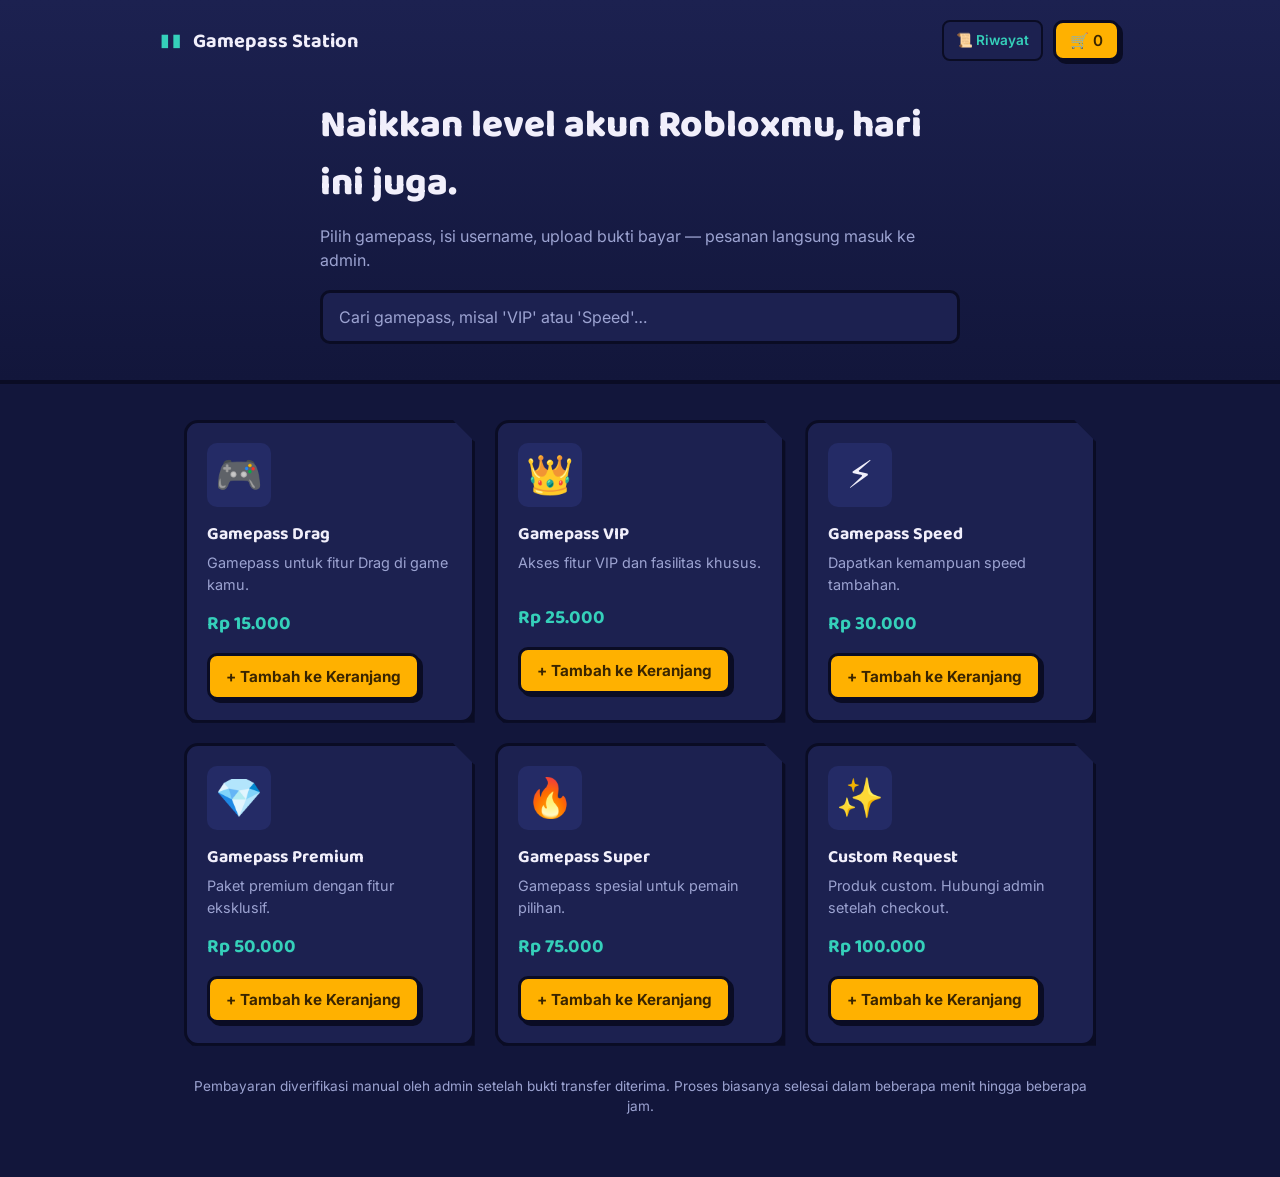
<file: index.html>
<!DOCTYPE html>
<html lang="id">
<head>
<meta charset="UTF-8">
<meta name="viewport" content="width=device-width, initial-scale=1.0">
<title>Gamepass Station</title>
<link rel="preconnect" href="https://fonts.googleapis.com">
<link rel="preconnect" href="https://fonts.gstatic.com" crossorigin>
<link href="https://fonts.googleapis.com/css2?family=Baloo+2:wght@500;700;800&family=Inter:wght@400;500;600&display=swap" rel="stylesheet">
<link rel="stylesheet" href="style.css">
</head>
<body>

<header class="site-header">
  <div class="header-inner">
    <div class="brand">
      <span class="brand-mark">▮▮</span>
      <span class="brand-name">Gamepass Station</span>
    </div>
    <div class="header-actions">
      <a href="history.html" class="history-link">📜 Riwayat</a>
      <button class="cart-btn" onclick="openCart()" aria-label="Buka keranjang">
        🛒 <span id="cartCount">0</span>
      </button>
    </div>
  </div>
  <div class="header-tagline">
    <h1>Naikkan level akun Robloxmu, hari ini juga.</h1>
    <p>Pilih gamepass, isi username, upload bukti bayar — pesanan langsung masuk ke admin.</p>
    <div class="search-bar">
      <input id="search" type="text" placeholder="Cari gamepass, misal 'VIP' atau 'Speed'…" oninput="renderProducts()">
    </div>
  </div>
</header>

<main class="catalog">
  <div id="productGrid" class="product-grid"></div>
</main>

<footer class="site-footer">
  <p>Pembayaran diverifikasi manual oleh admin setelah bukti transfer diterima. Proses biasanya selesai dalam beberapa menit hingga beberapa jam.</p>
</footer>

<!-- Cart Modal -->
<div id="cartModal" class="modal-backdrop hidden">
  <div class="modal cart-drawer">
    <div class="modal-head">
      <h2>Keranjang Kamu</h2>
      <button class="icon-btn" onclick="closeCart()" aria-label="Tutup">✕</button>
    </div>
    <div id="cartItems" class="cart-items"></div>
    <div class="cart-footer">
      <div class="cart-total-row">
        <span>Total</span>
        <span id="cartTotal">Rp0</span>
      </div>
      <button class="primary-btn full" onclick="goCheckout()">Lanjut ke Checkout</button>
    </div>
  </div>
</div>

<!-- Checkout Modal -->
<div id="checkoutModal" class="modal-backdrop hidden">
  <div class="modal checkout-panel">
    <div class="modal-head">
      <h2>Checkout Pesanan</h2>
      <button class="icon-btn" onclick="closeCheckout()" aria-label="Tutup">✕</button>
    </div>

    <div id="checkoutProducts" class="checkout-summary"></div>

    <form id="checkoutForm" class="checkout-form">
      <label for="robloxUsername">Username Roblox</label>
      <input type="text" id="robloxUsername" placeholder="Username kamu di Roblox" required>

      <label for="payment">Metode Pembayaran</label>
      <select id="payment">
        <option value="Transfer Bank">Transfer Bank</option>
        <option value="QRIS">QRIS</option>
        <option value="E-Wallet">E-Wallet (DANA/OVO/GoPay)</option>
      </select>

      <label for="paymentProof">Upload Bukti Pembayaran</label>
      <input type="file" id="paymentProof" name="proof" accept="image/*" required>

      <button type="submit" class="primary-btn full">Kirim Pesanan</button>
    </form>
  </div>
</div>

<!-- Success Modal -->
<div id="successModal" class="modal-backdrop hidden">
  <div class="modal success-panel">
    <div class="modal-head">
      <h2>Pesanan Terkirim</h2>
      <button class="icon-btn" onclick="closeSuccess()" aria-label="Tutup">✕</button>
    </div>
    <div id="orderResult" class="order-result"></div>
    <button class="primary-btn full" onclick="closeSuccess()">Selesai</button>
  </div>
</div>

<script src="script.js"></script>
</body>
</html>
</file>
<file: style.css>
:root{
  --bg:#12163B;
  --surface:#1C2150;
  --surface-alt:#242B66;
  --ink:#0A0C24;
  --text:#F1EFFB;
  --muted:#9CA3D1;
  --accent:#FFB100;
  --accent-ink:#3A2500;
  --teal:#35D0BA;
  --danger:#FF6B6B;
  --radius:14px;
}

*{box-sizing:border-box}
html{scroll-behavior:smooth}
body{
  margin:0;
  background:var(--bg);
  color:var(--text);
  font-family:'Inter',system-ui,sans-serif;
  line-height:1.5;
}
h1,h2,h3{
  font-family:'Baloo 2',system-ui,sans-serif;
  margin:0 0 .3em;
}
p{margin:0 0 1em;color:var(--muted)}
button{font-family:inherit;cursor:pointer}
input,select{font-family:inherit}
.hidden{display:none !important}

/* ---------- Header ---------- */
.site-header{
  background:linear-gradient(180deg,var(--surface),var(--bg));
  border-bottom:4px solid var(--ink);
  padding:20px 24px 36px;
}
.header-inner{
  max-width:960px;
  margin:0 auto;
  display:flex;
  justify-content:space-between;
  align-items:center;
}
.brand{display:flex;align-items:center;gap:10px}
.brand-mark{
  font-size:1.1rem;
  letter-spacing:2px;
  color:var(--teal);
}
.brand-name{
  font-family:'Baloo 2',sans-serif;
  font-weight:700;
  font-size:1.25rem;
}
.cart-btn{
  background:var(--accent);
  color:var(--accent-ink);
  border:3px solid var(--ink);
  border-radius:10px;
  padding:8px 14px;
  font-weight:600;
  font-size:.95rem;
  box-shadow:3px 3px 0 var(--ink);
  transition:transform .12s, box-shadow .12s;
}
.cart-btn:hover{transform:translate(-2px,-2px);box-shadow:5px 5px 0 var(--ink)}
.cart-btn:active{transform:translate(1px,1px);box-shadow:1px 1px 0 var(--ink)}

.header-tagline{
  max-width:640px;
  margin:36px auto 0;
  text-align:left;
}
.header-tagline h1{
  font-size:clamp(1.6rem,4vw,2.4rem);
  font-weight:800;
  color:var(--text);
}
.header-tagline p{font-size:1rem}

.search-bar{margin-top:18px}
.search-bar input{
  width:100%;
  padding:14px 16px;
  border-radius:10px;
  border:3px solid var(--ink);
  background:var(--surface);
  color:var(--text);
  font-size:1rem;
}
.search-bar input::placeholder{color:var(--muted)}
.search-bar input:focus{outline:3px solid var(--teal);outline-offset:1px}

/* ---------- Catalog ---------- */
.catalog{
  max-width:960px;
  margin:0 auto;
  padding:36px 24px 10px;
}
.product-grid{
  display:grid;
  grid-template-columns:repeat(auto-fill,minmax(230px,1fr));
  gap:20px;
}
.product{
  background:var(--surface);
  border:3px solid var(--ink);
  border-radius:var(--radius);
  clip-path:polygon(0 0,calc(100% - 22px) 0,100% 22px,100% 100%,0 100%);
  padding:20px;
  display:flex;
  flex-direction:column;
  box-shadow:5px 5px 0 var(--ink);
  transition:transform .15s, box-shadow .15s;
}
.product:hover{transform:translate(-3px,-3px);box-shadow:8px 8px 0 var(--ink)}
.product-img{
  font-size:2.4rem;
  width:64px;height:64px;
  display:flex;align-items:center;justify-content:center;
  background:var(--surface-alt);
  border-radius:10px;
  margin-bottom:14px;
}
.product-body h3{font-size:1.1rem;font-weight:700}
.product-body p{font-size:.9rem;min-height:2.6em}
.price{
  font-family:'Baloo 2',sans-serif;
  font-weight:700;
  font-size:1.2rem;
  color:var(--teal);
  margin-bottom:14px;
}
.primary-btn{
  background:var(--accent);
  color:var(--accent-ink);
  border:3px solid var(--ink);
  border-radius:10px;
  padding:11px 16px;
  font-weight:700;
  font-size:.95rem;
  box-shadow:3px 3px 0 var(--ink);
  transition:transform .12s, box-shadow .12s;
}
.primary-btn:hover{transform:translate(-2px,-2px);box-shadow:5px 5px 0 var(--ink)}
.primary-btn:active{transform:translate(1px,1px);box-shadow:1px 1px 0 var(--ink)}
.primary-btn.full{width:100%}
.primary-btn:disabled{opacity:.6;cursor:not-allowed;transform:none;box-shadow:3px 3px 0 var(--ink)}

/* ---------- Header actions / history link ---------- */
.header-actions{display:flex;align-items:center;gap:10px}
.history-link{
  color:var(--teal);
  font-weight:600;
  font-size:.85rem;
  text-decoration:none;
  border:2px solid var(--ink);
  border-radius:8px;
  padding:8px 12px;
  background:var(--surface);
  white-space:nowrap;
}
.history-link:hover{color:var(--text)}

/* ---------- Riwayat / History page ---------- */
.history-page{padding-top:36px}
.login-card{
  max-width:420px;
  margin:0 auto;
  background:var(--surface);
  border:3px solid var(--ink);
  border-radius:var(--radius);
  box-shadow:6px 6px 0 var(--ink);
  padding:24px;
}
.login-card label{font-size:.85rem;color:var(--muted)}
#loginForm{display:flex;flex-direction:column;gap:10px;margin-top:6px}
#loginForm input{
  padding:11px 12px;
  border-radius:8px;
  border:2px solid var(--surface-alt);
  background:var(--bg);
  color:var(--text);
}
#loginForm input:focus{outline:2px solid var(--teal)}
.small-note{font-size:.8rem;margin-top:14px;text-align:center}

.history-head{
  max-width:640px;margin:0 auto 18px;
  display:flex;justify-content:space-between;align-items:center;
  flex-wrap:wrap;gap:10px;
}
.history-actions{display:flex;gap:8px}
.history-actions .icon-btn{
  border:2px solid var(--surface-alt);
  border-radius:8px;
  padding:6px 10px;
  font-size:.8rem;
  color:var(--muted);
}
.history-actions .icon-btn:hover{color:var(--text);border-color:var(--teal)}

.history-list{max-width:640px;margin:0 auto;display:flex;flex-direction:column;gap:14px}
.history-item{
  background:var(--surface);
  border:3px solid var(--ink);
  border-radius:var(--radius);
  box-shadow:4px 4px 0 var(--ink);
  padding:16px 18px;
}
.history-item-top{
  display:flex;justify-content:space-between;align-items:center;
  margin-bottom:8px;
  font-family:'Baloo 2',sans-serif;font-weight:700;
}
.history-item-body{font-size:.9rem;line-height:1.7}

.status-badge{
  font-size:.75rem;
  font-weight:700;
  padding:4px 10px;
  border-radius:20px;
  border:2px solid var(--ink);
}
.status-pending{background:var(--accent);color:var(--accent-ink)}
.status-sukses{background:var(--teal);color:var(--ink)}

/* ---------- Footer ---------- */
.site-footer{
  max-width:960px;
  margin:20px auto 60px;
  padding:0 24px;
}
.site-footer p{font-size:.85rem;text-align:center}

/* ---------- Modals ---------- */
.modal-backdrop{
  position:fixed;inset:0;
  background:rgba(6,7,26,.72);
  display:flex;align-items:center;justify-content:center;
  padding:20px;
  z-index:100;
}
.modal{
  background:var(--surface);
  border:3px solid var(--ink);
  border-radius:var(--radius);
  box-shadow:8px 8px 0 var(--ink);
  width:100%;
  max-width:420px;
  max-height:88vh;
  overflow-y:auto;
  padding:22px;
}
.modal-head{
  display:flex;justify-content:space-between;align-items:center;
  margin-bottom:16px;
}
.icon-btn{
  background:transparent;
  border:none;
  color:var(--muted);
  font-size:1.1rem;
  padding:4px;
}
.icon-btn:hover{color:var(--text)}

/* Cart */
.cart-items{display:flex;flex-direction:column;gap:12px;margin-bottom:16px}
.cart-item{
  display:flex;justify-content:space-between;align-items:center;
  background:var(--surface-alt);
  border-radius:8px;
  padding:10px 12px;
}
.cart-item b{font-size:.95rem}
.muted{color:var(--muted);font-size:.85rem}
.remove{
  background:transparent;
  border:2px solid var(--danger);
  color:var(--danger);
  border-radius:6px;
  padding:5px 10px;
  font-size:.8rem;
  font-weight:600;
}
.remove:hover{background:var(--danger);color:var(--ink)}
.cart-footer{border-top:2px dashed var(--surface-alt);padding-top:14px}
.cart-total-row{
  display:flex;justify-content:space-between;
  font-family:'Baloo 2',sans-serif;
  font-weight:700;
  font-size:1.1rem;
  margin-bottom:14px;
}

/* Checkout */
.checkout-summary{
  background:var(--surface-alt);
  border-radius:8px;
  padding:12px 14px;
  font-size:.9rem;
  margin-bottom:18px;
  line-height:1.7;
}
.checkout-form{display:flex;flex-direction:column;gap:6px}
.checkout-form label{font-size:.85rem;color:var(--muted);margin-top:8px}
.checkout-form input,
.checkout-form select{
  padding:11px 12px;
  border-radius:8px;
  border:2px solid var(--surface-alt);
  background:var(--bg);
  color:var(--text);
}
.checkout-form input:focus,
.checkout-form select:focus{outline:2px solid var(--teal)}
.checkout-form input[type="file"]{padding:8px 10px;font-size:.85rem}
.checkout-form button{margin-top:16px}

/* Success */
.order-result{
  background:var(--surface-alt);
  border-radius:8px;
  padding:14px;
  font-size:.9rem;
  line-height:1.8;
  margin-bottom:16px;
}
.order-result b{color:var(--teal)}

/* ---------- Responsive ---------- */
@media (max-width:480px){
  .header-inner{align-items:flex-start}
  .header-actions{flex-direction:column;align-items:flex-end;gap:8px}
  .header-tagline{margin-top:24px}
  .product-grid{grid-template-columns:1fr 1fr}
}
@media (max-width:360px){
  .product-grid{grid-template-columns:1fr}
}

/* ---------- Reduced motion ---------- */
@media (prefers-reduced-motion:reduce){
  .product,.primary-btn,.cart-btn{transition:none}
}
</file>
